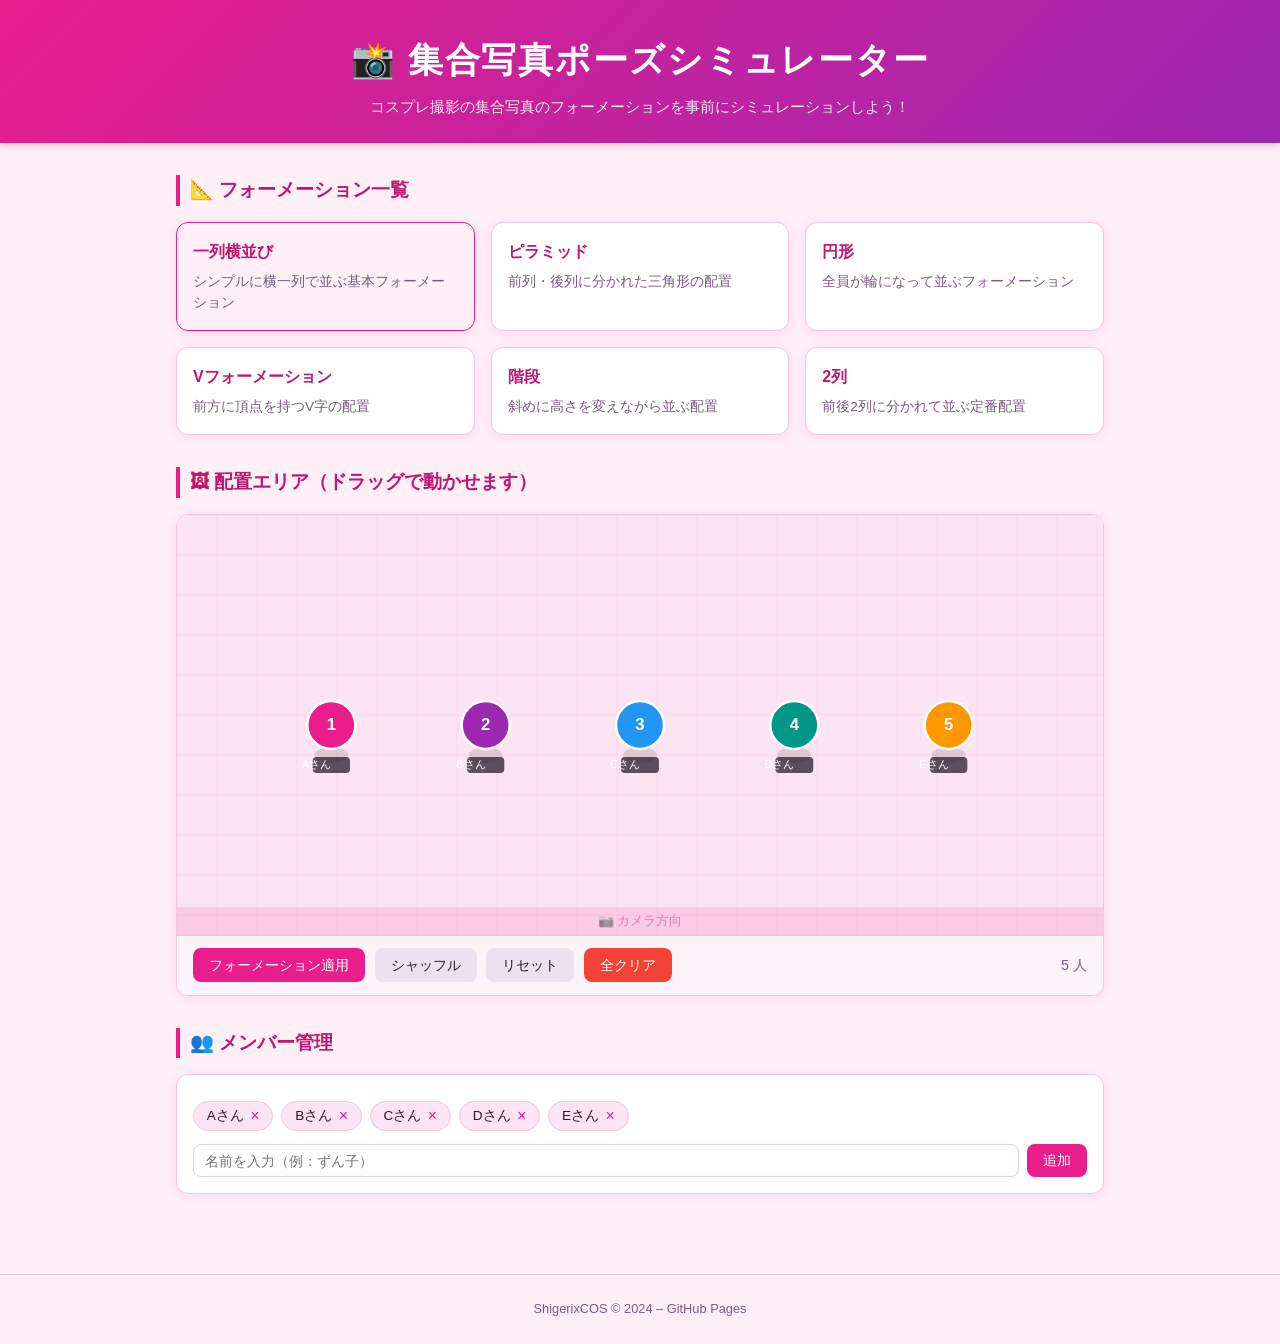
<file: docs/index.html>
<!DOCTYPE html>
<html lang="ja">
<head>
  <meta charset="UTF-8" />
  <meta name="viewport" content="width=device-width, initial-scale=1.0" />
  <title>集合写真ポーズシミュレーター | ShigerixCOS</title>
  <link rel="stylesheet" href="style.css" />
</head>
<body>

<header>
  <h1>📸 集合写真ポーズシミュレーター</h1>
  <p>コスプレ撮影の集合写真のフォーメーションを事前にシミュレーションしよう！</p>
</header>

<main>

  <!-- ===== Formation Presets ===== -->
  <h2>📐 フォーメーション一覧</h2>
  <div id="formation-grid"></div>

  <!-- ===== Canvas ===== -->
  <h2>🖼 配置エリア（ドラッグで動かせます）</h2>
  <div id="canvas-wrap">
    <canvas id="stage"></canvas>
    <div id="controls">
      <button class="btn btn-primary" id="btn-apply">フォーメーション適用</button>
      <button class="btn btn-secondary" id="btn-shuffle">シャッフル</button>
      <button class="btn btn-secondary" id="btn-reset">リセット</button>
      <button class="btn btn-danger" id="btn-clear">全クリア</button>
      <span id="count-label">0 人</span>
    </div>
  </div>

  <!-- ===== Members ===== -->
  <h2>👥 メンバー管理</h2>
  <div id="member-panel">
    <ul id="member-list"></ul>
    <div id="add-member-wrap">
      <input id="new-member-name" type="text" maxlength="20" placeholder="名前を入力（例：ずん子）" />
      <button class="btn btn-primary" id="btn-add-member">追加</button>
    </div>
  </div>

</main>

<footer>
  ShigerixCOS &copy; 2024 – GitHub Pages
</footer>

<div id="tooltip"></div>

<script>
/* =====================================================================
   集合写真ポーズシミュレーター
   ===================================================================== */
(function () {
  'use strict';

  // ---- Canvas setup --------------------------------------------------
  const canvas = document.getElementById('stage');
  const ctx    = canvas.getContext('2d');

  function resizeCanvas() {
    const wrap = canvas.parentElement;
    canvas.width  = wrap.clientWidth;
    canvas.height = 420;
  }
  window.addEventListener('resize', () => { resizeCanvas(); draw(); });
  resizeCanvas();

  // ---- State ---------------------------------------------------------
  let members = ['Aさん', 'Bさん', 'Cさん', 'Dさん', 'Eさん'];
  let figures  = [];   // { x, y, name, color }
  let selected = null; // index of dragged figure
  let dragOffX = 0, dragOffY = 0;
  let activeFormation = null;

  const COLORS = [
    '#e91e8c','#9c27b0','#2196f3','#009688','#ff9800',
    '#f44336','#4caf50','#00bcd4','#ff5722','#607d8b'
  ];

  // ---- Formations ----------------------------------------------------
  const formations = [
    {
      id: 'line',
      name: '一列横並び',
      desc: 'シンプルに横一列で並ぶ基本フォーメーション',
      fn: (n, w, h) => Array.from({length: n}, (_, i) => ({
        x: (i + 1) * w / (n + 1),
        y: h / 2
      }))
    },
    {
      id: 'pyramid',
      name: 'ピラミッド',
      desc: '前列・後列に分かれた三角形の配置',
      fn: (n, w, h) => {
        const rows = Math.ceil(Math.sqrt(n));
        const pts  = [];
        let rem    = n;
        for (let r = 0; r < rows && rem > 0; r++) {
          const cnt = Math.min(r + 1, rem);
          for (let c = 0; c < cnt; c++) {
            pts.push({
              x: w / 2 + (c - (cnt - 1) / 2) * 90,
              y: h * 0.7 - r * 80
            });
          }
          rem -= cnt;
        }
        return pts;
      }
    },
    {
      id: 'circle',
      name: '円形',
      desc: '全員が輪になって並ぶフォーメーション',
      fn: (n, w, h) => {
        const cx = w / 2, cy = h / 2, r = Math.min(w, h) * 0.35;
        return Array.from({length: n}, (_, i) => {
          const a = (2 * Math.PI * i) / n - Math.PI / 2;
          return { x: cx + r * Math.cos(a), y: cy + r * Math.sin(a) };
        });
      }
    },
    {
      id: 'v-shape',
      name: 'Vフォーメーション',
      desc: '前方に頂点を持つV字の配置',
      fn: (n, w, h) => {
        const cx = w / 2, cy = h * 0.45;
        return Array.from({length: n}, (_, i) => {
          const half = Math.floor(n / 2);
          const pos  = i - half;
          return {
            x: cx + pos * 70,
            y: cy + Math.abs(pos) * 55
          };
        });
      }
    },
    {
      id: 'staircase',
      name: '階段',
      desc: '斜めに高さを変えながら並ぶ配置',
      fn: (n, w, h) => Array.from({length: n}, (_, i) => ({
        x: (i + 1) * w / (n + 1),
        y: h * 0.3 + i * ((h * 0.55) / Math.max(n - 1, 1))
      }))
    },
    {
      id: 'two-rows',
      name: '2列',
      desc: '前後2列に分かれて並ぶ定番配置',
      fn: (n, w, h) => {
        const front = Math.ceil(n / 2);
        const back  = n - front;
        const pts   = [];
        for (let i = 0; i < front; i++) {
          pts.push({ x: (i + 1) * w / (front + 1), y: h * 0.65 });
        }
        for (let i = 0; i < back; i++) {
          pts.push({ x: (i + 1) * w / (back + 1), y: h * 0.35 });
        }
        return pts;
      }
    }
  ];

  // ---- Render formation cards ----------------------------------------
  const grid = document.getElementById('formation-grid');
  formations.forEach((f, idx) => {
    const card = document.createElement('div');
    card.className = 'formation-card';
    card.dataset.idx = idx;
    card.innerHTML = `<h3>${f.name}</h3><p>${f.desc}</p>`;
    card.addEventListener('click', () => {
      document.querySelectorAll('.formation-card').forEach(c => c.classList.remove('active'));
      card.classList.add('active');
      activeFormation = f;
    });
    grid.appendChild(card);
  });

  // ---- Member management --------------------------------------------
  function renderMembers() {
    const ul = document.getElementById('member-list');
    ul.innerHTML = '';
    members.forEach((m, i) => {
      const li = document.createElement('li');
      li.textContent = m;
      const btn = document.createElement('button');
      btn.className = 'del-member';
      btn.textContent = '×';
      btn.title = '削除';
      btn.addEventListener('click', () => {
        members.splice(i, 1);
        renderMembers();
        applyFormation();
      });
      li.appendChild(btn);
      ul.appendChild(li);
    });
    document.getElementById('count-label').textContent = `${members.length} 人`;
  }

  document.getElementById('btn-add-member').addEventListener('click', addMember);
  document.getElementById('new-member-name').addEventListener('keydown', e => {
    if (e.key === 'Enter') addMember();
  });

  function addMember() {
    const inp = document.getElementById('new-member-name');
    const name = inp.value.trim();
    if (!name) return;
    members.push(name);
    inp.value = '';
    renderMembers();
    applyFormation();
  }

  // ---- Apply formation -----------------------------------------------
  function applyFormation() {
    const f = activeFormation;
    if (!f || members.length === 0) {
      figures = [];
      draw();
      return;
    }
    const pts = f.fn(members.length, canvas.width, canvas.height);
    figures = members.map((name, i) => ({
      name,
      color: COLORS[i % COLORS.length],
      x: pts[i] ? pts[i].x : canvas.width / 2,
      y: pts[i] ? pts[i].y : canvas.height / 2
    }));
    draw();
  }

  document.getElementById('btn-apply').addEventListener('click', applyFormation);

  document.getElementById('btn-shuffle').addEventListener('click', () => {
    // Shuffle only the (x, y) positions; names stay bound to their figure
    const positions = figures.map(f => ({ x: f.x, y: f.y }));
    for (let i = positions.length - 1; i > 0; i--) {
      const j = Math.floor(Math.random() * (i + 1));
      [positions[i], positions[j]] = [positions[j], positions[i]];
    }
    figures.forEach((fig, i) => { fig.x = positions[i].x; fig.y = positions[i].y; });
    draw();
  });

  document.getElementById('btn-reset').addEventListener('click', applyFormation);

  document.getElementById('btn-clear').addEventListener('click', () => {
    figures = [];
    draw();
  });

  // ---- Draw ----------------------------------------------------------
  const FIGURE_R = 24;

  function draw() {
    ctx.clearRect(0, 0, canvas.width, canvas.height);

    // background grid
    ctx.strokeStyle = 'rgba(233,30,140,.07)';
    ctx.lineWidth = 1;
    for (let x = 0; x < canvas.width; x += 40) {
      ctx.beginPath(); ctx.moveTo(x, 0); ctx.lineTo(x, canvas.height); ctx.stroke();
    }
    for (let y = 0; y < canvas.height; y += 40) {
      ctx.beginPath(); ctx.moveTo(0, y); ctx.lineTo(canvas.width, y); ctx.stroke();
    }

    // camera direction hint
    ctx.fillStyle = 'rgba(233,30,140,.12)';
    ctx.fillRect(0, canvas.height - 28, canvas.width, 28);
    ctx.fillStyle = 'rgba(233,30,140,.5)';
    ctx.font = '13px sans-serif';
    ctx.textAlign = 'center';
    ctx.fillText('📷 カメラ方向', canvas.width / 2, canvas.height - 10);

    // figures
    figures.forEach((fig, i) => {
      const x = fig.x, y = fig.y;

      // shadow
      ctx.beginPath();
      ctx.ellipse(x, y + FIGURE_R + 6, FIGURE_R * 0.7, 8, 0, 0, Math.PI * 2);
      ctx.fillStyle = 'rgba(0,0,0,.12)';
      ctx.fill();

      // body circle
      ctx.beginPath();
      ctx.arc(x, y, FIGURE_R, 0, Math.PI * 2);
      ctx.fillStyle = fig.color;
      ctx.fill();
      ctx.strokeStyle = '#fff';
      ctx.lineWidth = 2.5;
      ctx.stroke();

      // number
      ctx.fillStyle = '#fff';
      ctx.font = `bold ${FIGURE_R * 0.7}px sans-serif`;
      ctx.textAlign = 'center';
      ctx.textBaseline = 'middle';
      ctx.fillText(i + 1, x, y);

      // name tag
      ctx.font = '11px sans-serif';
      ctx.textBaseline = 'top';
      const label = fig.name.length > 6 ? fig.name.slice(0, 5) + '…' : fig.name;
      const tw = ctx.measureText(label).width;
      ctx.fillStyle = 'rgba(45,26,46,.75)';
      ctx.beginPath();
      ctx.roundRect(x - tw / 2 - 4, y + FIGURE_R + 8, tw + 8, 16, 4);
      ctx.fill();
      ctx.fillStyle = '#fff';
      ctx.fillText(label, x - tw / 2, y + FIGURE_R + 10);
    });
  }

  // ---- Drag ----------------------------------------------------------
  function getPos(e) {
    const rect = canvas.getBoundingClientRect();
    const src  = e.touches ? e.touches[0] : e;
    return { x: src.clientX - rect.left, y: src.clientY - rect.top };
  }

  function hitTest(pos) {
    for (let i = figures.length - 1; i >= 0; i--) {
      const dx = pos.x - figures[i].x, dy = pos.y - figures[i].y;
      if (dx * dx + dy * dy <= (FIGURE_R + 4) ** 2) return i;
    }
    return -1;
  }

  function onDown(e) {
    e.preventDefault();
    const pos = getPos(e);
    const idx = hitTest(pos);
    if (idx >= 0) {
      selected = idx;
      dragOffX = pos.x - figures[idx].x;
      dragOffY = pos.y - figures[idx].y;
    }
  }

  function onMove(e) {
    if (selected === null) return;
    e.preventDefault();
    const pos     = getPos(e);
    figures[selected].x = Math.max(FIGURE_R, Math.min(canvas.width  - FIGURE_R, pos.x - dragOffX));
    figures[selected].y = Math.max(FIGURE_R, Math.min(canvas.height - FIGURE_R, pos.y - dragOffY));
    draw();
  }

  function onUp() { selected = null; }

  canvas.addEventListener('mousedown',  onDown);
  canvas.addEventListener('mousemove',  onMove);
  canvas.addEventListener('mouseup',    onUp);
  canvas.addEventListener('mouseleave', onUp);
  canvas.addEventListener('touchstart', onDown, { passive: false });
  canvas.addEventListener('touchmove',  onMove, { passive: false });
  canvas.addEventListener('touchend',   onUp);

  // Tooltip on hover
  const tooltip = document.getElementById('tooltip');
  canvas.addEventListener('mousemove', e => {
    if (selected !== null) { tooltip.style.display = 'none'; return; }
    const pos = getPos(e);
    const idx = hitTest(pos);
    if (idx >= 0) {
      tooltip.textContent = figures[idx].name;
      tooltip.style.display = 'block';
      tooltip.style.left = (e.clientX + 14) + 'px';
      tooltip.style.top  = (e.clientY - 10) + 'px';
    } else {
      tooltip.style.display = 'none';
    }
  });
  canvas.addEventListener('mouseleave', () => { tooltip.style.display = 'none'; });

  // ---- Init ----------------------------------------------------------
  renderMembers();
  // auto-apply first formation
  activeFormation = formations[0];
  document.querySelector('.formation-card').classList.add('active');
  applyFormation();

})();
</script>
</body>
</html>
</file>
<file: docs/style.css>
/* === Reset & Base === */
*, *::before, *::after { box-sizing: border-box; margin: 0; padding: 0; }

:root {
  --primary: #e91e8c;
  --primary-dark: #c0166e;
  --bg: #fff0f8;
  --surface: #ffffff;
  --text: #2d1a2e;
  --muted: #7a5c80;
  --border: #f0c8e0;
  --shadow: 0 2px 12px rgba(233,30,140,.12);
  --radius: 12px;
}

body {
  font-family: 'Segoe UI', 'Noto Sans JP', sans-serif;
  background: var(--bg);
  color: var(--text);
  line-height: 1.6;
  min-height: 100vh;
}

/* === Header === */
header {
  background: linear-gradient(135deg, var(--primary) 0%, #9c27b0 100%);
  color: #fff;
  padding: 2rem 1rem 1.5rem;
  text-align: center;
  box-shadow: 0 2px 8px rgba(0,0,0,.2);
}
header h1 { font-size: clamp(1.4rem, 4vw, 2.2rem); letter-spacing: .05em; }
header p  { margin-top: .4rem; opacity: .9; font-size: .95rem; }

/* === Main layout === */
main {
  max-width: 960px;
  margin: 2rem auto;
  padding: 0 1rem 3rem;
}

/* === Section titles === */
h2 {
  font-size: 1.2rem;
  color: var(--primary-dark);
  border-left: 4px solid var(--primary);
  padding-left: .6rem;
  margin: 2rem 0 1rem;
}

/* === Formation Grid === */
#formation-grid {
  display: grid;
  grid-template-columns: repeat(auto-fill, minmax(260px, 1fr));
  gap: 1rem;
}

.formation-card {
  background: var(--surface);
  border: 1.5px solid var(--border);
  border-radius: var(--radius);
  padding: 1rem;
  box-shadow: var(--shadow);
  cursor: pointer;
  transition: transform .15s, box-shadow .15s, border-color .15s;
  user-select: none;
}
.formation-card:hover  { transform: translateY(-3px); box-shadow: 0 6px 20px rgba(233,30,140,.2); }
.formation-card.active { border-color: var(--primary); background: #fff0f8; }
.formation-card h3     { font-size: 1rem; color: var(--primary-dark); margin-bottom: .4rem; }
.formation-card p      { font-size: .85rem; color: var(--muted); }

/* === Canvas area === */
#canvas-wrap {
  background: var(--surface);
  border: 1.5px solid var(--border);
  border-radius: var(--radius);
  box-shadow: var(--shadow);
  overflow: hidden;
}

#stage {
  width: 100%;
  height: 420px;
  display: block;
  background: #fce4f4;
  cursor: default;
  touch-action: none;
}

/* === Controls bar === */
#controls {
  display: flex;
  flex-wrap: wrap;
  gap: .6rem;
  align-items: center;
  padding: .8rem 1rem;
  background: #fdf3fb;
  border-top: 1px solid var(--border);
}

.btn {
  padding: .45rem 1rem;
  border: none;
  border-radius: 8px;
  font-size: .9rem;
  cursor: pointer;
  transition: background .15s, transform .1s;
}
.btn:active { transform: scale(.97); }

.btn-primary   { background: var(--primary); color: #fff; }
.btn-primary:hover { background: var(--primary-dark); }
.btn-secondary { background: #ede0f0; color: var(--text); }
.btn-secondary:hover { background: #dbc8e8; }
.btn-danger    { background: #f44336; color: #fff; }
.btn-danger:hover { background: #c62828; }

#count-label { font-size: .9rem; color: var(--muted); margin-left: auto; }

/* === Member list panel === */
#member-panel {
  background: var(--surface);
  border: 1.5px solid var(--border);
  border-radius: var(--radius);
  box-shadow: var(--shadow);
  padding: 1rem;
}

#member-list {
  list-style: none;
  display: flex;
  flex-wrap: wrap;
  gap: .5rem;
  margin-top: .6rem;
}
#member-list li {
  background: #fce4f4;
  border: 1px solid var(--border);
  border-radius: 20px;
  padding: .2rem .8rem;
  font-size: .85rem;
  display: flex;
  align-items: center;
  gap: .4rem;
}
#member-list li .del-member {
  background: none; border: none; cursor: pointer;
  color: var(--primary); font-size: 1rem; line-height: 1;
}

#add-member-wrap {
  display: flex;
  gap: .5rem;
  margin-top: .8rem;
}
#new-member-name {
  flex: 1;
  padding: .4rem .7rem;
  border: 1.5px solid var(--border);
  border-radius: 8px;
  font-size: .9rem;
  outline: none;
}
#new-member-name:focus { border-color: var(--primary); }

/* === Tooltip === */
#tooltip {
  position: fixed;
  background: rgba(45,26,46,.85);
  color: #fff;
  padding: .3rem .7rem;
  border-radius: 6px;
  font-size: .8rem;
  pointer-events: none;
  display: none;
  z-index: 9999;
}

/* === Footer === */
footer {
  text-align: center;
  padding: 1.5rem;
  font-size: .8rem;
  color: var(--muted);
  border-top: 1px solid var(--border);
}
</file>
